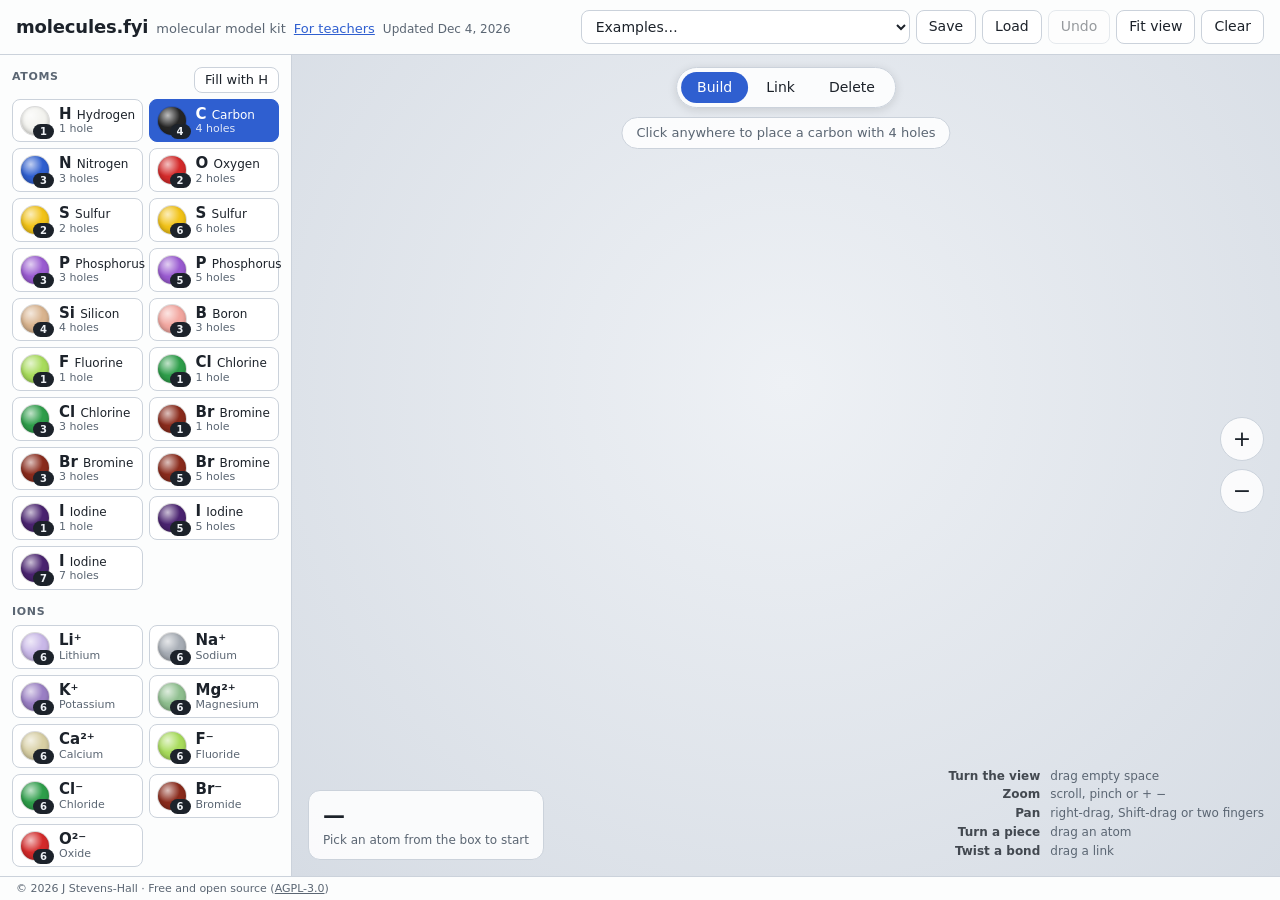
<file: index.html>
<!doctype html>
<html lang="en">
<head>
  <meta charset="utf-8">
  <meta name="viewport" content="width=device-width, initial-scale=1">
  <title>molecules.fyi · Build molecules in 3D, a free model kit</title>
  <meta name="description" content="A free 3D ball-and-stick model kit for school chemistry. Snap atoms together, make double bonds and crystals, and see every molecule named. No login.">
  <link rel="canonical" href="https://molecules.fyi/">
  <meta property="og:type" content="website">
  <meta property="og:site_name" content="molecules.fyi">
  <meta property="og:url" content="https://molecules.fyi/">
  <meta property="og:title" content="molecules.fyi · Build molecules in 3D">
  <meta property="og:description" content="A free 3D ball-and-stick model kit for school chemistry. Snap atoms together, make double bonds and crystals, and see every molecule named. No login.">
  <meta name="twitter:title" content="molecules.fyi · Build molecules in 3D">
  <meta name="twitter:description" content="A free 3D ball-and-stick model kit for school chemistry. Snap atoms together, make double bonds and crystals, and see every molecule named. No login.">
  <meta property="og:image" content="https://molecules.fyi/social.png">
  <meta property="og:image:width" content="1200">
  <meta property="og:image:height" content="630">
  <meta property="og:image:alt" content="A 3D ball-and-stick model of serotonin beside the words: molecules.fyi, build molecules in 3D">
  <meta name="twitter:card" content="summary_large_image">
  <meta name="twitter:image" content="https://molecules.fyi/social.png">
  <meta name="theme-color" content="#1e232a">
  <link rel="icon" type="image/png" sizes="32x32" href="favicon-32.png">
  <link rel="icon" type="image/png" sizes="192x192" href="icon-192.png">
  <link rel="apple-touch-icon" href="apple-touch-icon.png">
  <script type="application/ld+json">
    {
      "@context": "https://schema.org",
      "@type": "WebApplication",
      "name": "molecules.fyi",
      "url": "https://molecules.fyi/",
      "description": "A free 3D ball-and-stick model kit for school chemistry. Snap atoms together, make double bonds and crystals, and see every molecule named. No login.",
      "applicationCategory": "EducationalApplication",
      "operatingSystem": "Any web browser",
      "isAccessibleForFree": true,
      "offers": {
        "@type": "Offer",
        "price": "0",
        "priceCurrency": "GBP"
      },
      "audience": {
        "@type": "EducationalAudience",
        "educationalRole": "student"
      },
      "license": "https://www.gnu.org/licenses/agpl-3.0.html"
    }
  </script>
  <link rel="stylesheet" href="style.css">
  <script type="importmap">
    {
      "imports": {
        "three": "./vendor/three/three.module.min.js",
        "three/addons/": "./vendor/three/addons/"
      }
    }
  </script>
  <script type="module" src="src/main.js"></script>
</head>
<body>
  <header class="bar">
    <div class="brand">
      <h1>molecules.fyi</h1>
      <span class="tag">molecular model kit</span>
      <a class="tag-link" href="teachers.html">For teachers</a>
      <span id="updated" class="updated"></span>
    </div>
    <div class="actions">
      <select id="examples" aria-label="Load an example">
        <option value="" disabled selected>Examples…</option>
      </select>
      <button id="save" title="Save this model to a file">Save</button>
      <button id="open" title="Open a saved model file">Load</button>
      <input id="open-file" type="file" accept=".json,application/json" hidden>
      <button id="undo" title="Undo (Ctrl/⌘ Z)" disabled>Undo</button>
      <button id="fit">Fit view</button>
      <button id="clear">Clear</button>
    </div>
  </header>
  <main>
    <aside class="palette" aria-label="Atoms">
      <div id="box" class="box"></div>
    </aside>
    <section class="stage">
      <canvas id="scene"></canvas>
      <nav class="tools" aria-label="Tools">
        <button data-tool="add">Build</button>
        <button data-tool="link">Link</button>
        <button data-tool="delete">Delete</button>
      </nav>
      <p id="hint" class="hint"></p>
      <div id="toast" class="toast" role="status" aria-live="polite"></div>
      <div class="zoom" role="group" aria-label="Zoom">
        <button id="zoom-in" title="Zoom in (+)" aria-label="Zoom in">+</button>
        <button id="zoom-out" title="Zoom out (-)" aria-label="Zoom out">&minus;</button>
      </div>
      <div class="readout">
        <div id="name" class="name" hidden></div>
        <div id="subname" class="subname" hidden></div>
        <div id="formula" class="formula">&mdash;</div>
        <div id="details" class="details"></div>
      </div>
      <dl class="help" aria-label="Moving things around">
        <dt>Turn the view</dt><dd>drag empty space</dd>
        <dt>Zoom</dt><dd>scroll, pinch or + −</dd>
        <dt>Pan</dt><dd>right-drag, Shift-drag or two fingers</dd>
        <dt>Turn a piece</dt><dd>drag an atom</dd>
        <dt>Twist a bond</dt><dd>drag a link</dd>
      </dl>
    </section>
  </main>
  <footer class="foot">
    © 2026 J Stevens-Hall · Free and open source
    (<a href="https://github.com/jonstevenshall/moleculesfyi/blob/main/LICENSE" target="_blank" rel="noopener">AGPL-3.0</a>)
  </footer>
</body>
</html>
</file>
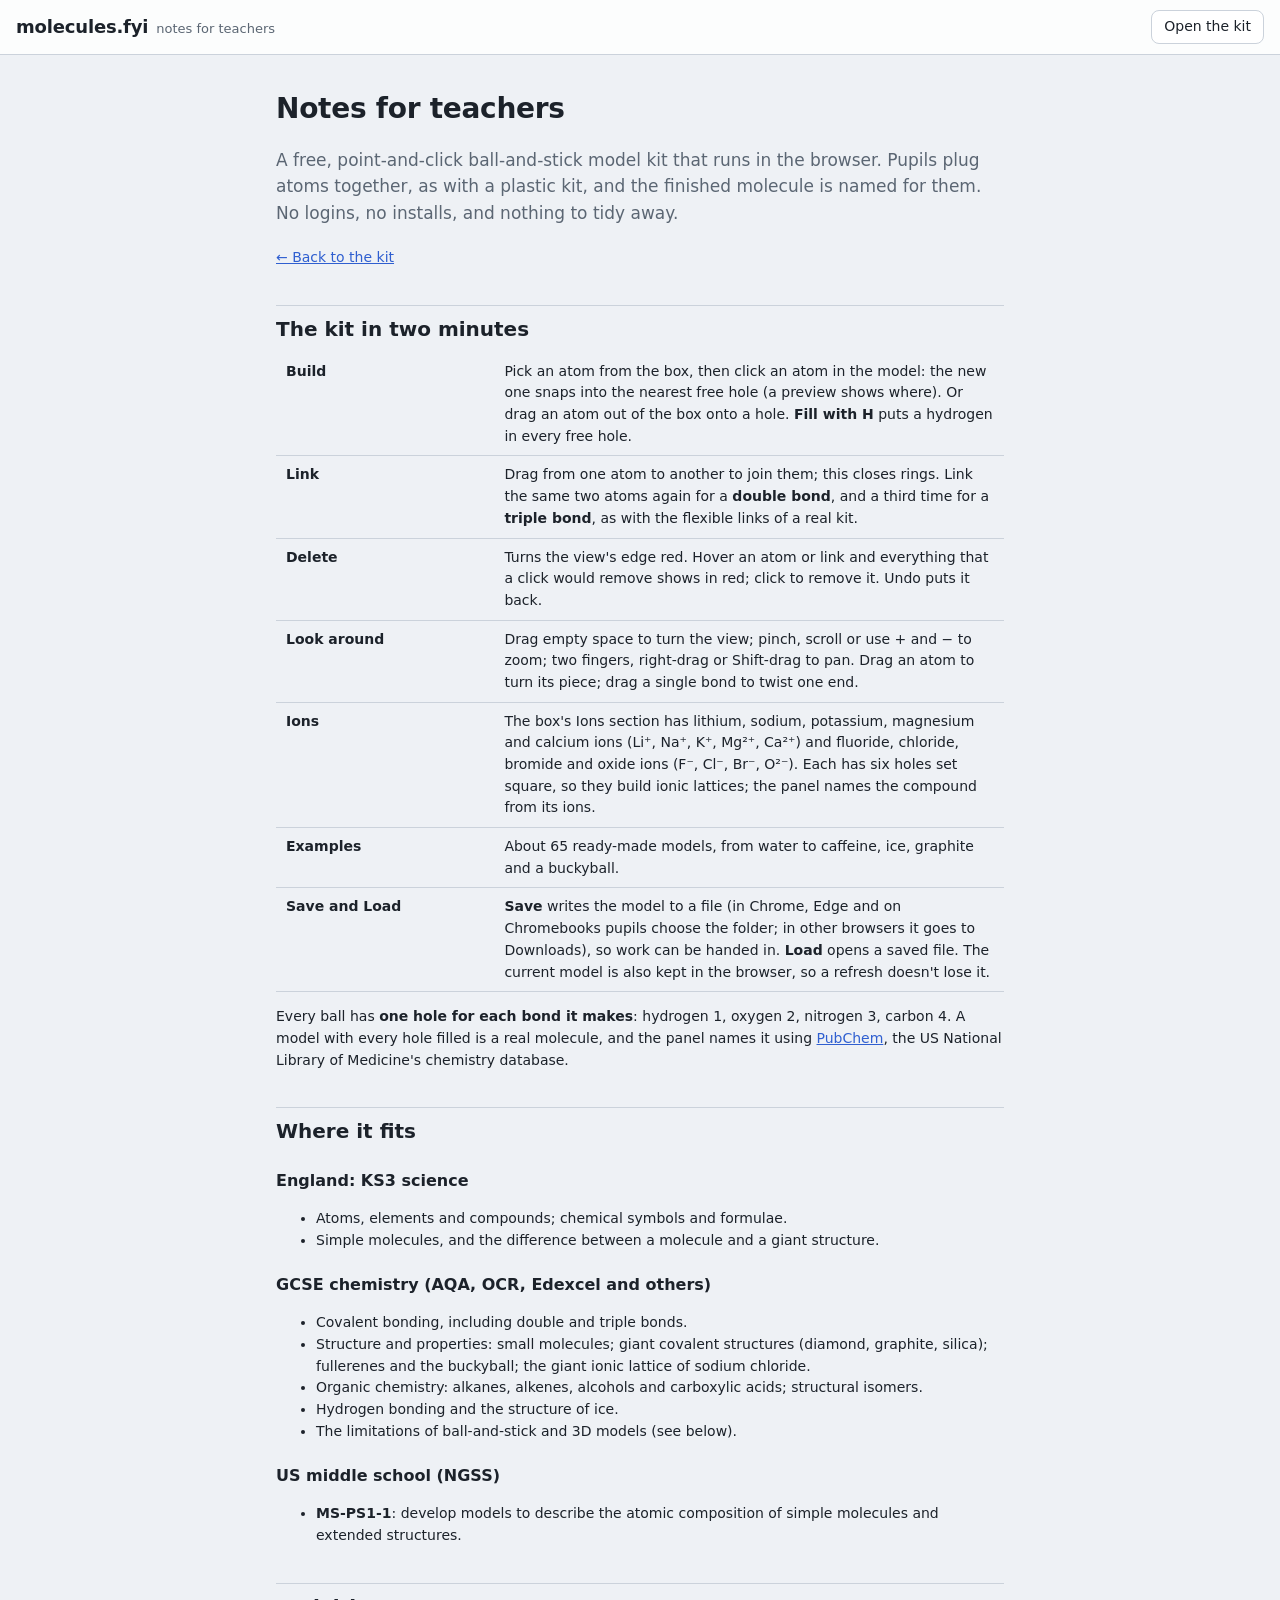
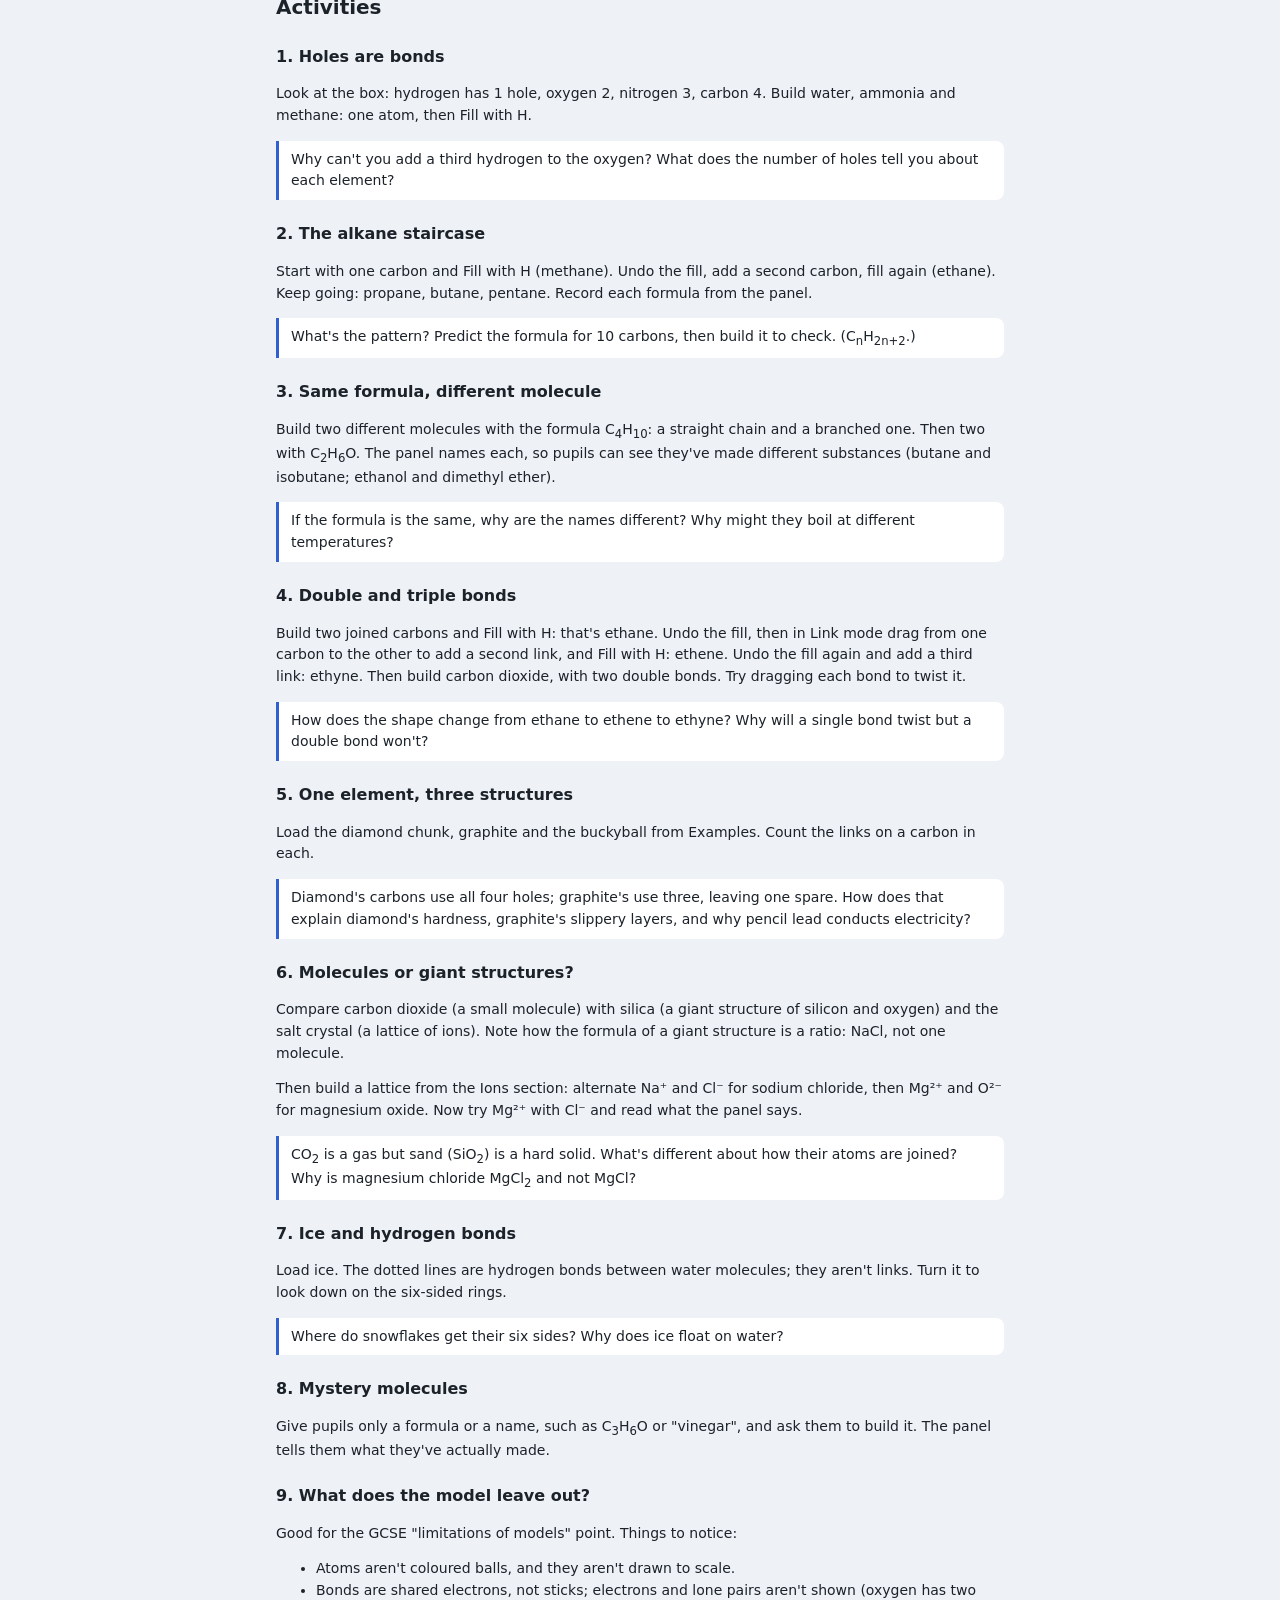
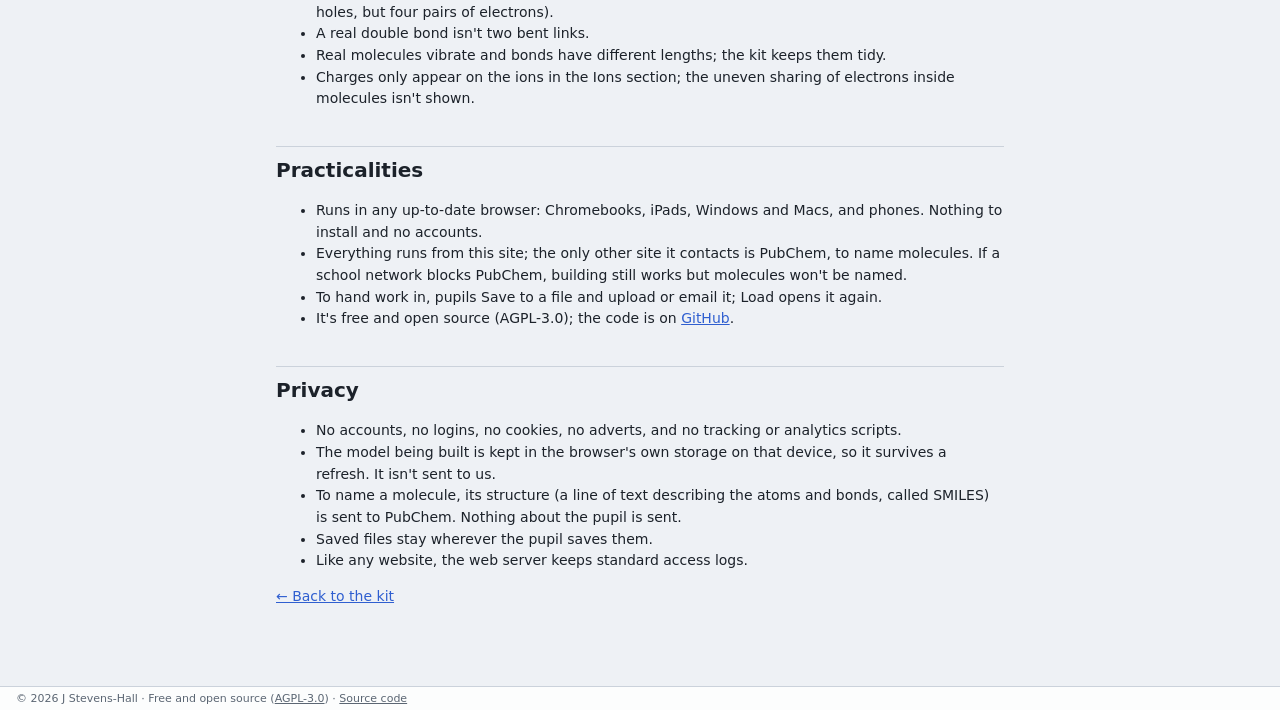
<file: teachers.html>
<!doctype html>
<html lang="en">
<head>
  <meta charset="utf-8">
  <meta name="viewport" content="width=device-width, initial-scale=1">
  <title>Notes for teachers · molecules.fyi</title>
  <meta name="description" content="How to use molecules.fyi, a free 3D molecular model kit, in KS3 and GCSE chemistry: curriculum links, nine classroom activities and a privacy note. No logins or cookies.">
  <link rel="canonical" href="https://molecules.fyi/teachers.html">
  <meta property="og:type" content="article">
  <meta property="og:site_name" content="molecules.fyi">
  <meta property="og:url" content="https://molecules.fyi/teachers.html">
  <meta property="og:title" content="Notes for teachers · molecules.fyi">
  <meta property="og:description" content="How to use molecules.fyi, a free 3D molecular model kit, in KS3 and GCSE chemistry: curriculum links, nine classroom activities and a privacy note. No logins or cookies.">
  <meta name="twitter:title" content="Notes for teachers · molecules.fyi">
  <meta name="twitter:description" content="How to use molecules.fyi, a free 3D molecular model kit, in KS3 and GCSE chemistry: curriculum links, nine classroom activities and a privacy note. No logins or cookies.">
  <meta property="og:image" content="https://molecules.fyi/social.png">
  <meta property="og:image:width" content="1200">
  <meta property="og:image:height" content="630">
  <meta property="og:image:alt" content="A 3D ball-and-stick model of serotonin beside the words: molecules.fyi, build molecules in 3D">
  <meta name="twitter:card" content="summary_large_image">
  <meta name="twitter:image" content="https://molecules.fyi/social.png">
  <meta name="theme-color" content="#1e232a">
  <link rel="icon" type="image/png" sizes="32x32" href="favicon-32.png">
  <link rel="icon" type="image/png" sizes="192x192" href="icon-192.png">
  <link rel="apple-touch-icon" href="apple-touch-icon.png">
  <link rel="stylesheet" href="style.css">
  <style>
    body { display: block; overflow: auto; }
    main.page { display: block; max-width: 760px; margin: 0 auto; padding: 24px 16px 64px; line-height: 1.55; }
    .page h1 { font-size: 28px; margin: 8px 0 4px; }
    .page h2 { font-size: 20px; margin: 36px 0 8px; padding-top: 8px; border-top: 1px solid var(--line); }
    .page h3 { font-size: 16px; margin: 22px 0 4px; }
    .page p, .page li { color: var(--ink); }
    .page .lead { font-size: 17px; color: var(--muted); }
    .page a { color: var(--accent); }
    .page table { width: 100%; border-collapse: collapse; margin: 8px 0; font-size: 14px; }
    .page th, .page td { text-align: left; vertical-align: top; padding: 8px 10px; border-bottom: 1px solid var(--line); }
    .page th { width: 30%; font-weight: 600; }
    .page .ask { margin: 6px 0 0; padding: 8px 12px; border-left: 3px solid var(--accent); background: var(--button); border-radius: 0 8px 8px 0; }
    .page .back { display: inline-block; margin-top: 4px; }
    .page code { font-size: 13px; }
  </style>
</head>
<body>
  <header class="bar">
    <div class="brand">
      <a class="brand-name" href="./">molecules.fyi</a>
      <span class="tag">notes for teachers</span>
    </div>
    <div class="actions"><a class="button-link" href="./">Open the kit</a></div>
  </header>

  <main class="page">
    <h1>Notes for teachers</h1>
    <p class="lead">A free, point-and-click ball-and-stick model kit that runs in the browser. Pupils
      plug atoms together, as with a plastic kit, and the finished molecule is named for
      them. No logins, no installs, and nothing to tidy away.</p>
    <a class="back" href="./">← Back to the kit</a>

    <h2>The kit in two minutes</h2>
    <table>
      <tr><th>Build</th><td>Pick an atom from the box, then click an atom in the model: the new one snaps
        into the nearest free hole (a preview shows where). Or drag an atom out of the box onto a hole.
        <strong>Fill with H</strong> puts a hydrogen in every free hole.</td></tr>
      <tr><th>Link</th><td>Drag from one atom to another to join them; this closes rings. Link the same
        two atoms again for a <strong>double bond</strong>, and a third time for a <strong>triple
        bond</strong>, as with the flexible links of a real kit.</td></tr>
      <tr><th>Delete</th><td>Turns the view's edge red. Hover an atom or link and everything that a click
        would remove shows in red; click to remove it. Undo puts it back.</td></tr>
      <tr><th>Look around</th><td>Drag empty space to turn the view; pinch, scroll or use + and − to zoom;
        two fingers, right-drag or Shift-drag to pan. Drag an atom to turn its piece; drag a single bond to
        twist one end.</td></tr>
      <tr><th>Ions</th><td>The box's Ions section has lithium, sodium, potassium, magnesium and calcium ions
        (Li⁺, Na⁺, K⁺, Mg²⁺, Ca²⁺) and fluoride, chloride, bromide and oxide ions (F⁻, Cl⁻, Br⁻, O²⁻). Each
        has six holes set square, so they build ionic lattices; the panel names the compound from its ions.</td></tr>
      <tr><th>Examples</th><td>About 65 ready-made models, from water to caffeine, ice, graphite and a
        buckyball.</td></tr>
      <tr><th>Save and Load</th><td><strong>Save</strong> writes the model to a file (in Chrome, Edge and on
        Chromebooks pupils choose the folder; in other browsers it goes to Downloads), so work can be handed
        in. <strong>Load</strong> opens a saved file. The current model is also kept in the browser, so a
        refresh doesn't lose it.</td></tr>
    </table>
    <p>Every ball has <strong>one hole for each bond it makes</strong>: hydrogen 1, oxygen 2, nitrogen 3,
      carbon 4. A model with every hole filled is a real molecule, and the panel names it using
      <a href="https://pubchem.ncbi.nlm.nih.gov" target="_blank" rel="noopener">PubChem</a>, the US
      National Library of Medicine's chemistry database.</p>

    <h2>Where it fits</h2>
    <h3>England: KS3 science</h3>
    <ul>
      <li>Atoms, elements and compounds; chemical symbols and formulae.</li>
      <li>Simple molecules, and the difference between a molecule and a giant structure.</li>
    </ul>
    <h3>GCSE chemistry (AQA, OCR, Edexcel and others)</h3>
    <ul>
      <li>Covalent bonding, including double and triple bonds.</li>
      <li>Structure and properties: small molecules; giant covalent structures (diamond, graphite,
        silica); fullerenes and the buckyball; the giant ionic lattice of sodium chloride.</li>
      <li>Organic chemistry: alkanes, alkenes, alcohols and carboxylic acids; structural isomers.</li>
      <li>Hydrogen bonding and the structure of ice.</li>
      <li>The limitations of ball-and-stick and 3D models (see below).</li>
    </ul>
    <h3>US middle school (NGSS)</h3>
    <ul>
      <li><strong>MS-PS1-1</strong>: develop models to describe the atomic composition of simple molecules
        and extended structures.</li>
    </ul>

    <h2>Activities</h2>

    <h3>1. Holes are bonds</h3>
    <p>Look at the box: hydrogen has 1 hole, oxygen 2, nitrogen 3, carbon 4. Build water, ammonia and
      methane: one atom, then Fill with H.</p>
    <p class="ask">Why can't you add a third hydrogen to the oxygen? What does the number of holes tell you
      about each element?</p>

    <h3>2. The alkane staircase</h3>
    <p>Start with one carbon and Fill with H (methane). Undo the fill, add a second carbon, fill again
      (ethane). Keep going: propane, butane, pentane. Record each formula from the panel.</p>
    <p class="ask">What's the pattern? Predict the formula for 10 carbons, then build it to check.
      (C<sub>n</sub>H<sub>2n+2</sub>.)</p>

    <h3>3. Same formula, different molecule</h3>
    <p>Build two different molecules with the formula C<sub>4</sub>H<sub>10</sub>: a straight chain and a
      branched one. Then two with C<sub>2</sub>H<sub>6</sub>O. The panel names each, so pupils can see
      they've made different substances (butane and isobutane; ethanol and dimethyl ether).</p>
    <p class="ask">If the formula is the same, why are the names different? Why might they boil at
      different temperatures?</p>

    <h3>4. Double and triple bonds</h3>
    <p>Build two joined carbons and Fill with H: that's ethane. Undo the fill, then in Link mode drag from
      one carbon to the other to add a second link, and Fill with H: ethene. Undo the fill again and add a
      third link: ethyne. Then build carbon dioxide, with two double bonds. Try dragging each bond to twist
      it.</p>
    <p class="ask">How does the shape change from ethane to ethene to ethyne? Why will a single bond twist
      but a double bond won't?</p>

    <h3>5. One element, three structures</h3>
    <p>Load the diamond chunk, graphite and the buckyball from Examples. Count the links on a carbon in
      each.</p>
    <p class="ask">Diamond's carbons use all four holes; graphite's use three, leaving one spare. How does
      that explain diamond's hardness, graphite's slippery layers, and why pencil lead conducts
      electricity?</p>

    <h3>6. Molecules or giant structures?</h3>
    <p>Compare carbon dioxide (a small molecule) with silica (a giant structure of silicon and oxygen) and
      the salt crystal (a lattice of ions). Note how the formula of a giant structure is a ratio: NaCl,
      not one molecule.</p>
    <p>Then build a lattice from the Ions section: alternate Na⁺ and Cl⁻ for sodium chloride, then Mg²⁺ and
      O²⁻ for magnesium oxide. Now try Mg²⁺ with Cl⁻ and read what the panel says.</p>
    <p class="ask">CO<sub>2</sub> is a gas but sand (SiO<sub>2</sub>) is a hard solid. What's
      different about how their atoms are joined? Why is magnesium chloride MgCl<sub>2</sub> and not
      MgCl?</p>

    <h3>7. Ice and hydrogen bonds</h3>
    <p>Load ice. The dotted lines are hydrogen bonds between water molecules; they aren't links. Turn it to
      look down on the six-sided rings.</p>
    <p class="ask">Where do snowflakes get their six sides? Why does ice float on water?</p>

    <h3>8. Mystery molecules</h3>
    <p>Give pupils only a formula or a name, such as C<sub>3</sub>H<sub>6</sub>O or "vinegar", and ask them
      to build it. The panel tells them what they've actually made.</p>

    <h3>9. What does the model leave out?</h3>
    <p>Good for the GCSE "limitations of models" point. Things to notice:</p>
    <ul>
      <li>Atoms aren't coloured balls, and they aren't drawn to scale.</li>
      <li>Bonds are shared electrons, not sticks; electrons and lone pairs aren't shown (oxygen has two holes,
        but four pairs of electrons).</li>
      <li>A real double bond isn't two bent links.</li>
      <li>Real molecules vibrate and bonds have different lengths; the kit keeps them tidy.</li>
      <li>Charges only appear on the ions in the Ions section; the uneven sharing of electrons inside
        molecules isn't shown.</li>
    </ul>

    <h2>Practicalities</h2>
    <ul>
      <li>Runs in any up-to-date browser: Chromebooks, iPads, Windows and Macs, and phones. Nothing to
        install and no accounts.</li>
      <li>Everything runs from this site; the only other site it contacts is PubChem, to name molecules. If a
        school network blocks PubChem, building still works but molecules won't be named.</li>
      <li>To hand work in, pupils Save to a file and upload or email it; Load opens it again.</li>
      <li>It's free and open source (AGPL-3.0); the code is on
        <a href="https://github.com/jonstevenshall/moleculesfyi" target="_blank" rel="noopener">GitHub</a>.</li>
    </ul>

    <h2>Privacy</h2>
    <ul>
      <li>No accounts, no logins, no cookies, no adverts, and no tracking or analytics scripts.</li>
      <li>The model being built is kept in the browser's own storage on that device, so it survives a
        refresh. It isn't sent to us.</li>
      <li>To name a molecule, its structure (a line of text describing the atoms and bonds, called SMILES) is
        sent to PubChem. Nothing about the pupil is sent.</li>
      <li>Saved files stay wherever the pupil saves them.</li>
      <li>Like any website, the web server keeps standard access logs.</li>
    </ul>

    <p><a href="./">← Back to the kit</a></p>
  </main>
  <footer class="foot">
    © 2026 J Stevens-Hall · Free and open source
    (<a href="https://github.com/jonstevenshall/moleculesfyi/blob/main/LICENSE" target="_blank" rel="noopener">AGPL-3.0</a>) ·
    <a href="https://github.com/jonstevenshall/moleculesfyi" target="_blank" rel="noopener">Source code</a>
  </footer>
</body>
</html>
</file>
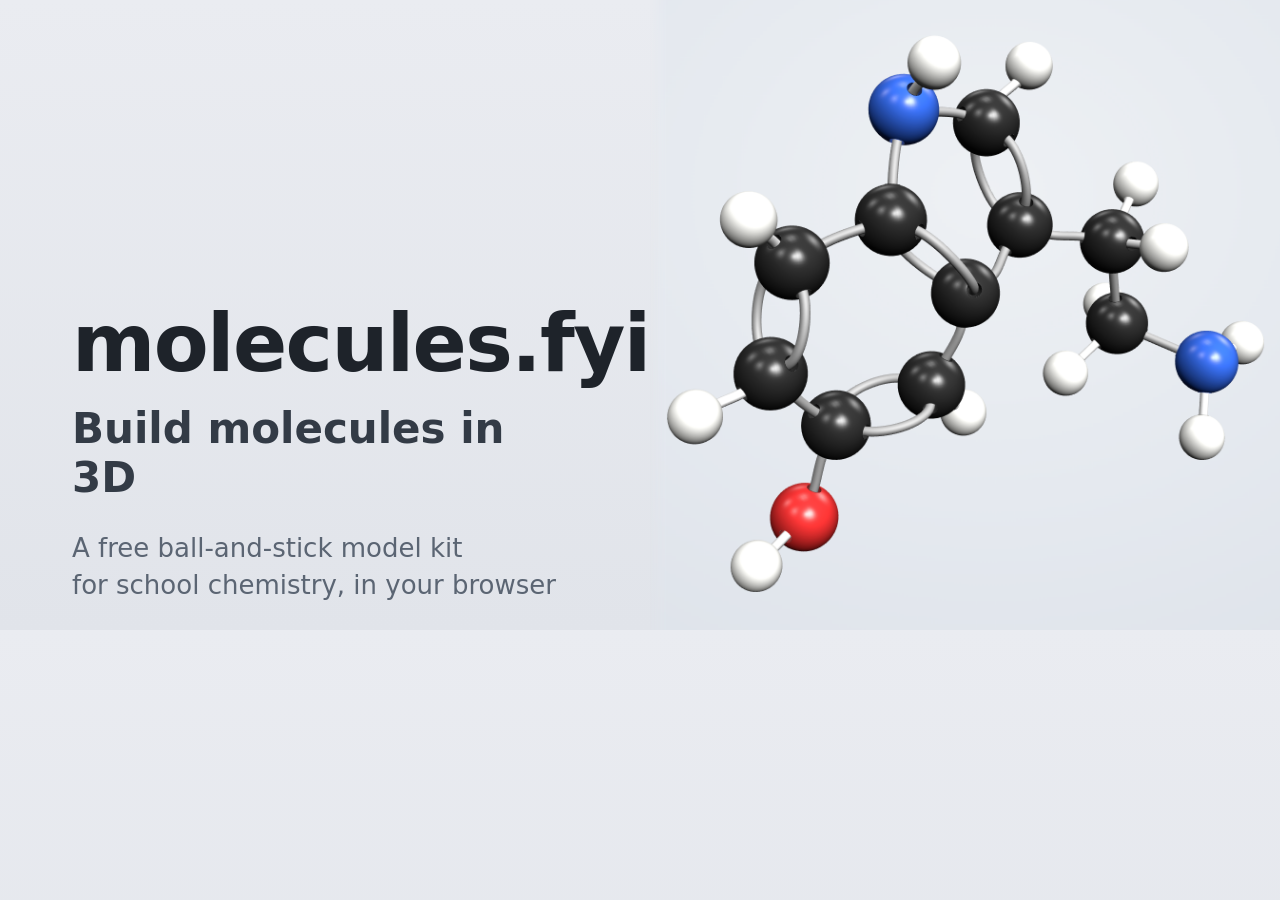
<file: tools/social-card.html>
<!doctype html>
<!--
  The 1200 x 630 picture shown when molecules.fyi is shared (social.png).
  It puts the serotonin picture (icon-source.png) beside the name. To remake
  it, serve the repo and run from its root:

  "/Applications/Google Chrome.app/Contents/MacOS/Google Chrome" --headless=new \
    --user-data-dir="$(mktemp -d)" --hide-scrollbars --window-size=1200,720 \
    --force-device-scale-factor=1 --virtual-time-budget=5000 \
    --screenshot=social-raw.png http://localhost:8643/tools/social-card.html

  Headless Chrome's page is shorter than its window, so the window is taller
  than the picture. Crop the top 1200 x 630 into social.png.
-->
<html lang="en">
<head>
  <meta charset="utf-8">
  <title>molecules.fyi social card</title>
  <style>
    html, body {
      margin: 0;
      width: 1200px;
      height: 630px;
      overflow: hidden;
      font-family: system-ui, -apple-system, "Segoe UI", Roboto, sans-serif;
      color: #1e232a;
      /* Matches the picture's own background, top to bottom. */
      background: linear-gradient(#eaecf1, #e1e4ea);
    }
    .text {
      position: absolute;
      left: 72px;
      top: 0;
      bottom: 0;
      width: 500px;
      display: flex;
      flex-direction: column;
      justify-content: center;
    }
    h1 { margin: 0; font-size: 80px; letter-spacing: -0.02em; }
    .lead { margin: 14px 0 28px; font-size: 42px; font-weight: 600; color: #333b46; }
    .small { font-size: 26px; line-height: 1.4; color: #5b6573; }
    img {
      position: absolute;
      right: 0;
      top: 0;
      width: 630px;
      height: 630px;
      object-fit: cover;
      object-position: 38% 50%;
      -webkit-mask-image: linear-gradient(to right, transparent, black 16px);
      mask-image: linear-gradient(to right, transparent, black 16px);
    }
  </style>
</head>
<body>
  <div class="text">
    <h1>molecules.fyi</h1>
    <div class="lead">Build molecules in 3D</div>
    <div class="small">A free ball-and-stick model kit<br>for school chemistry, in your browser</div>
  </div>
  <img src="icon-source.png" alt="">
</body>
</html>
</file>
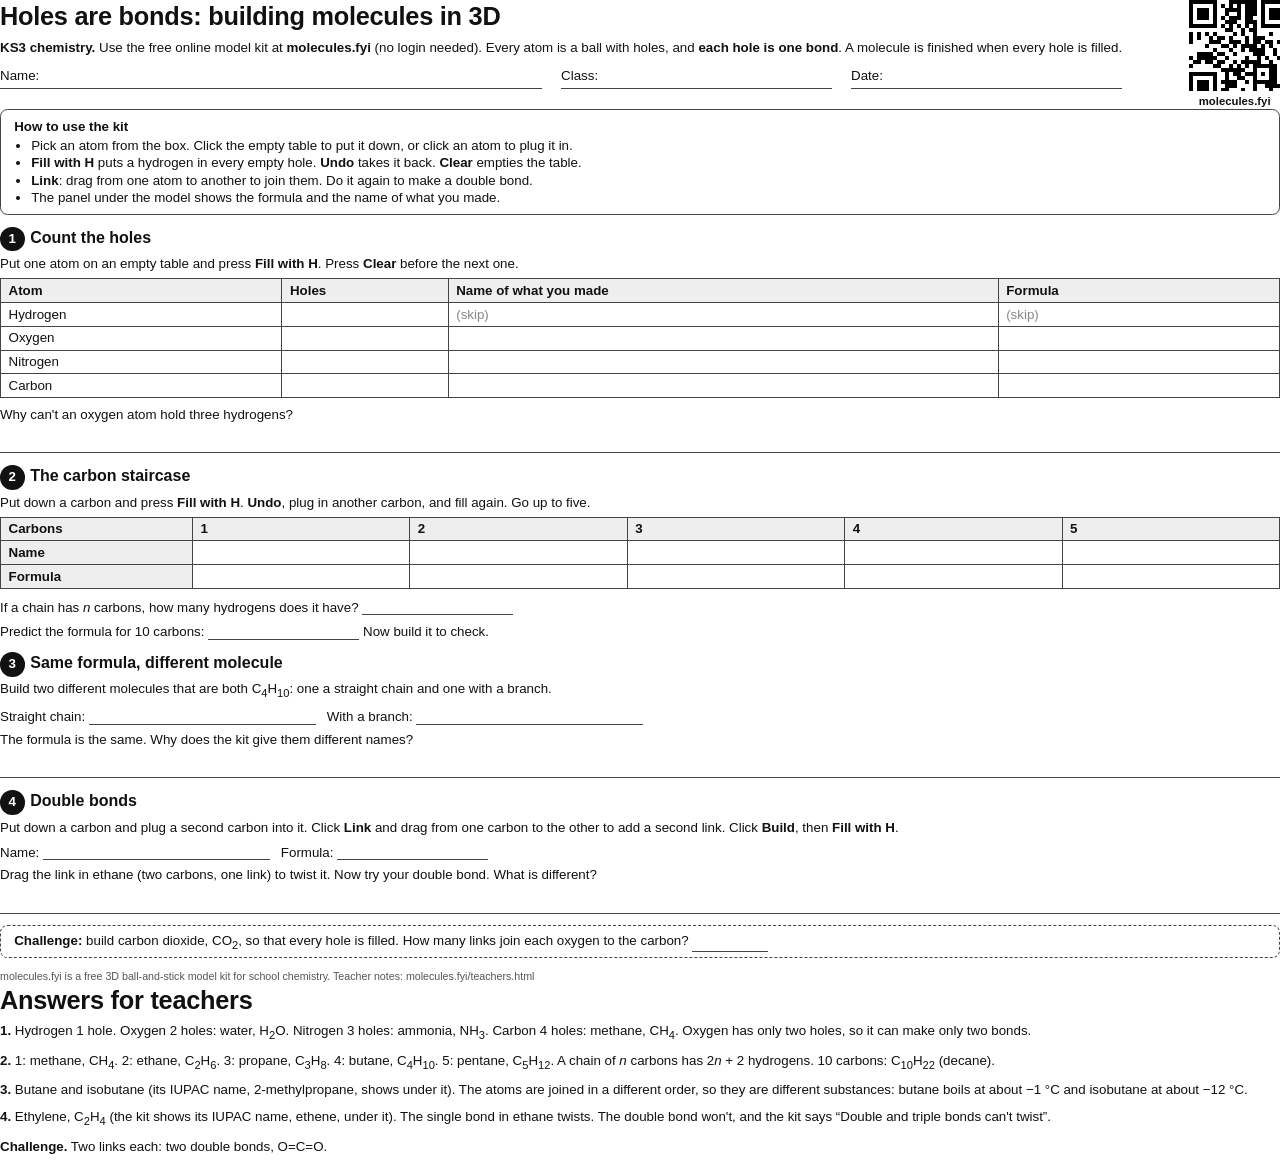
<file: worksheet/holes-are-bonds.html>
<!doctype html>
<!--
  The KS3 worksheet. To remake the PDF, serve the repo and run from its root:

  "/Applications/Google Chrome.app/Contents/MacOS/Google Chrome" --headless=new \
    --user-data-dir="$(mktemp -d)" --no-pdf-header-footer \
    --print-to-pdf=worksheet/holes-are-bonds.pdf http://localhost:8643/worksheet/holes-are-bonds.html

  The QR code opens https://molecules.fyi.
-->
<html lang="en">
<head>
<meta charset="utf-8">
<title>Holes are bonds: building molecules in 3D</title>
<style>
  @page { size: A4; margin: 11mm 14mm; }
  * { box-sizing: border-box; }
  body { margin: 0; font-family: Arial, Helvetica, sans-serif; font-size: 10pt; line-height: 1.3; color: #111; }
  header { display: flex; justify-content: space-between; align-items: flex-start; gap: 6mm; }
  h1 { font-size: 19pt; margin: 0 0 1.5mm; letter-spacing: -0.01em; }
  .sub { margin: 0 0 3mm; }
  .qr { text-align: center; font-size: 8.5pt; font-weight: bold; }
  .qr svg { display: block; width: 24mm; height: 24mm; margin-bottom: 1mm; }
  .fields { display: flex; gap: 5mm; margin-bottom: 3mm; }
  .fields span { flex: 1; border-bottom: 0.6pt solid #444; padding-bottom: 1mm; }
  .fields span:first-child { flex: 2; }
  .how { border: 0.8pt solid #444; border-radius: 2mm; padding: 2mm 3.5mm; margin-bottom: 1mm; }
  .how b.head { display: block; margin-bottom: 0.5mm; }
  .how ul { margin: 0; padding-left: 4.5mm; }
  h2 { font-size: 12pt; margin: 3.2mm 0 1mm; }
  h2 .n { display: inline-block; width: 6.5mm; height: 6.5mm; line-height: 6.5mm; text-align: center; border-radius: 50%;
          background: #111; color: #fff; font-size: 10pt; margin-right: 1.5mm; }
  p { margin: 0 0 1.5mm; }
  table { width: 100%; border-collapse: collapse; margin: 1.5mm 0 2mm; }
  th, td { border: 0.6pt solid #444; padding: 0 2mm; height: 6.3mm; text-align: left; vertical-align: middle; font-size: 10pt; }
  th { background: #eee; }
  td.grey { color: #888; }
  .line { border-bottom: 0.6pt solid #444; height: 6.5mm; margin-bottom: 1mm; }
  .inline { display: inline-block; border-bottom: 0.6pt solid #444; width: 40mm; height: 5mm; vertical-align: bottom; }
  .wide { width: 60mm; }
  .challenge { border: 0.8pt dashed #444; border-radius: 2mm; padding: 1.5mm 3.5mm; margin-top: 3mm; }
  footer { margin-top: 3mm; font-size: 8pt; color: #555; }
  .answers { break-before: page; }
  .answers p { margin-bottom: 2.5mm; }
</style>
</head>
<body>

<header>
  <div>
    <h1>Holes are bonds: building molecules in 3D</h1>
    <p class="sub"><b>KS3 chemistry.</b> Use the free online model kit at <b>molecules.fyi</b> (no login needed).
      Every atom is a ball with holes, and <b>each hole is one bond</b>. A molecule is finished when every hole is filled.</p>
    <div class="fields"><span>Name:</span><span>Class:</span><span>Date:</span></div>
  </div>
  <div class="qr"><svg xmlns="http://www.w3.org/2000/svg" width="100" height="100" class="segno"><path transform="scale(4)" class="qrline" stroke="#000" d="M0 0.5h7m3 0h7m1 0h7m-25 1h1m5 0h1m1 0h1m1 0h1m1 0h1m1 0h3m1 0h1m5 0h1m-25 1h1m1 0h3m1 0h1m2 0h4m1 0h3m1 0h1m1 0h3m1 0h1m-25 1h1m1 0h3m1 0h1m2 0h1m2 0h1m1 0h3m1 0h1m1 0h3m1 0h1m-25 1h1m1 0h3m1 0h1m1 0h1m1 0h3m1 0h2m2 0h1m1 0h3m1 0h1m-25 1h1m5 0h1m2 0h3m2 0h3m1 0h1m5 0h1m-25 1h7m1 0h1m1 0h1m1 0h1m1 0h1m1 0h1m1 0h7m-16 1h2m2 0h1m1 0h2m-17 1h1m1 0h1m1 0h1m1 0h1m4 0h1m1 0h1m2 0h1m3 0h1m2 0h1m-24 1h1m1 0h1m2 0h1m1 0h2m1 0h1m3 0h1m1 0h3m5 0h1m-25 1h1m4 0h3m2 0h3m1 0h1m1 0h2m1 0h2m1 0h3m-21 1h1m3 0h2m1 0h1m1 0h4m1 0h1m1 0h1m2 0h1m-18 1h1m3 0h1m2 0h1m1 0h4m2 0h1m1 0h2m-23 1h4m1 0h2m2 0h1m4 0h3m2 0h1m2 0h1m-25 1h1m1 0h5m2 0h1m4 0h1m2 0h1m1 0h1m2 0h3m-24 1h2m1 0h2m1 0h2m2 0h1m1 0h5m2 0h1m2 0h1m-24 1h1m5 0h2m2 0h1m1 0h1m1 0h1m1 0h6m-14 1h6m2 0h1m3 0h2m1 0h2m-25 1h7m2 0h1m1 0h2m1 0h3m1 0h1m1 0h2m1 0h2m-25 1h1m5 0h1m2 0h1m2 0h2m2 0h1m3 0h2m-22 1h1m1 0h3m1 0h1m1 0h4m2 0h1m1 0h6m1 0h2m-25 1h1m1 0h3m1 0h1m2 0h3m4 0h1m2 0h4m-23 1h1m1 0h3m1 0h1m1 0h2m3 0h1m2 0h1m3 0h1m3 0h1m-25 1h1m5 0h1m2 0h1m1 0h1m3 0h2m3 0h2m1 0h1m-24 1h7m1 0h1m3 0h1m2 0h5m3 0h2"/></svg> molecules.fyi</div>
</header>

<div class="how">
  <b class="head">How to use the kit</b>
  <ul>
    <li>Pick an atom from the box. Click the empty table to put it down, or click an atom to plug it in.</li>
    <li><b>Fill with H</b> puts a hydrogen in every empty hole. <b>Undo</b> takes it back. <b>Clear</b> empties the table.</li>
    <li><b>Link</b>: drag from one atom to another to join them. Do it again to make a double bond.</li>
    <li>The panel under the model shows the formula and the name of what you made.</li>
  </ul>
</div>

<h2><span class="n">1</span>Count the holes</h2>
<p>Put one atom on an empty table and press <b>Fill with H</b>. Press <b>Clear</b> before the next one.</p>
<table>
  <tr><th style="width: 22%">Atom</th><th style="width: 13%">Holes</th><th>Name of what you made</th><th style="width: 22%">Formula</th></tr>
  <tr><td>Hydrogen</td><td></td><td class="grey">(skip)</td><td class="grey">(skip)</td></tr>
  <tr><td>Oxygen</td><td></td><td></td><td></td></tr>
  <tr><td>Nitrogen</td><td></td><td></td><td></td></tr>
  <tr><td>Carbon</td><td></td><td></td><td></td></tr>
</table>
<p>Why can't an oxygen atom hold three hydrogens?</p>
<div class="line"></div>

<h2><span class="n">2</span>The carbon staircase</h2>
<p>Put down a carbon and press <b>Fill with H</b>. <b>Undo</b>, plug in another carbon, and fill again. Go up to five.</p>
<table>
  <tr><th style="width: 15%">Carbons</th><th>1</th><th>2</th><th>3</th><th>4</th><th>5</th></tr>
  <tr><th>Name</th><td></td><td></td><td></td><td></td><td></td></tr>
  <tr><th>Formula</th><td></td><td></td><td></td><td></td><td></td></tr>
</table>
<p>If a chain has <i>n</i> carbons, how many hydrogens does it have? <span class="inline"></span></p>
<p>Predict the formula for 10 carbons: <span class="inline"></span> Now build it to check.</p>

<h2><span class="n">3</span>Same formula, different molecule</h2>
<p>Build two different molecules that are both C<sub>4</sub>H<sub>10</sub>: one a straight chain and one with a branch.</p>
<p>Straight chain: <span class="inline wide"></span> &nbsp; With a branch: <span class="inline wide"></span></p>
<p>The formula is the same. Why does the kit give them different names?</p>
<div class="line"></div>

<h2><span class="n">4</span>Double bonds</h2>
<p>Put down a carbon and plug a second carbon into it. Click <b>Link</b> and drag from one carbon to the other to add
  a second link. Click <b>Build</b>, then <b>Fill with H</b>.</p>
<p>Name: <span class="inline wide"></span> &nbsp; Formula: <span class="inline"></span></p>
<p>Drag the link in ethane (two carbons, one link) to twist it. Now try your double bond. What is different?</p>
<div class="line"></div>

<div class="challenge"><b>Challenge:</b> build carbon dioxide, CO<sub>2</sub>, so that every hole is filled. How many
  links join each oxygen to the carbon? <span class="inline" style="width: 20mm"></span></div>

<footer>molecules.fyi is a free 3D ball-and-stick model kit for school chemistry. Teacher notes: molecules.fyi/teachers.html</footer>

<section class="answers">
  <h1>Answers for teachers</h1>
  <p><b>1.</b> Hydrogen 1 hole. Oxygen 2 holes: water, H<sub>2</sub>O. Nitrogen 3 holes: ammonia, NH<sub>3</sub>.
    Carbon 4 holes: methane, CH<sub>4</sub>. Oxygen has only two holes, so it can make only two bonds.</p>
  <p><b>2.</b> 1: methane, CH<sub>4</sub>. 2: ethane, C<sub>2</sub>H<sub>6</sub>. 3: propane, C<sub>3</sub>H<sub>8</sub>.
    4: butane, C<sub>4</sub>H<sub>10</sub>. 5: pentane, C<sub>5</sub>H<sub>12</sub>. A chain of <i>n</i> carbons has
    2<i>n</i> + 2 hydrogens. 10 carbons: C<sub>10</sub>H<sub>22</sub> (decane).</p>
  <p><b>3.</b> Butane and isobutane (its IUPAC name, 2-methylpropane, shows under it). The atoms are joined in a
    different order, so they are different substances: butane boils at about &minus;1&nbsp;&deg;C and isobutane at
    about &minus;12&nbsp;&deg;C.</p>
  <p><b>4.</b> Ethylene, C<sub>2</sub>H<sub>4</sub> (the kit shows its IUPAC name, ethene, under it). The single bond in
    ethane twists. The double bond won't, and the kit says &ldquo;Double and triple bonds can't twist&rdquo;.</p>
  <p><b>Challenge.</b> Two links each: two double bonds, O=C=O.</p>
</section>

</body>
</html>
</file>
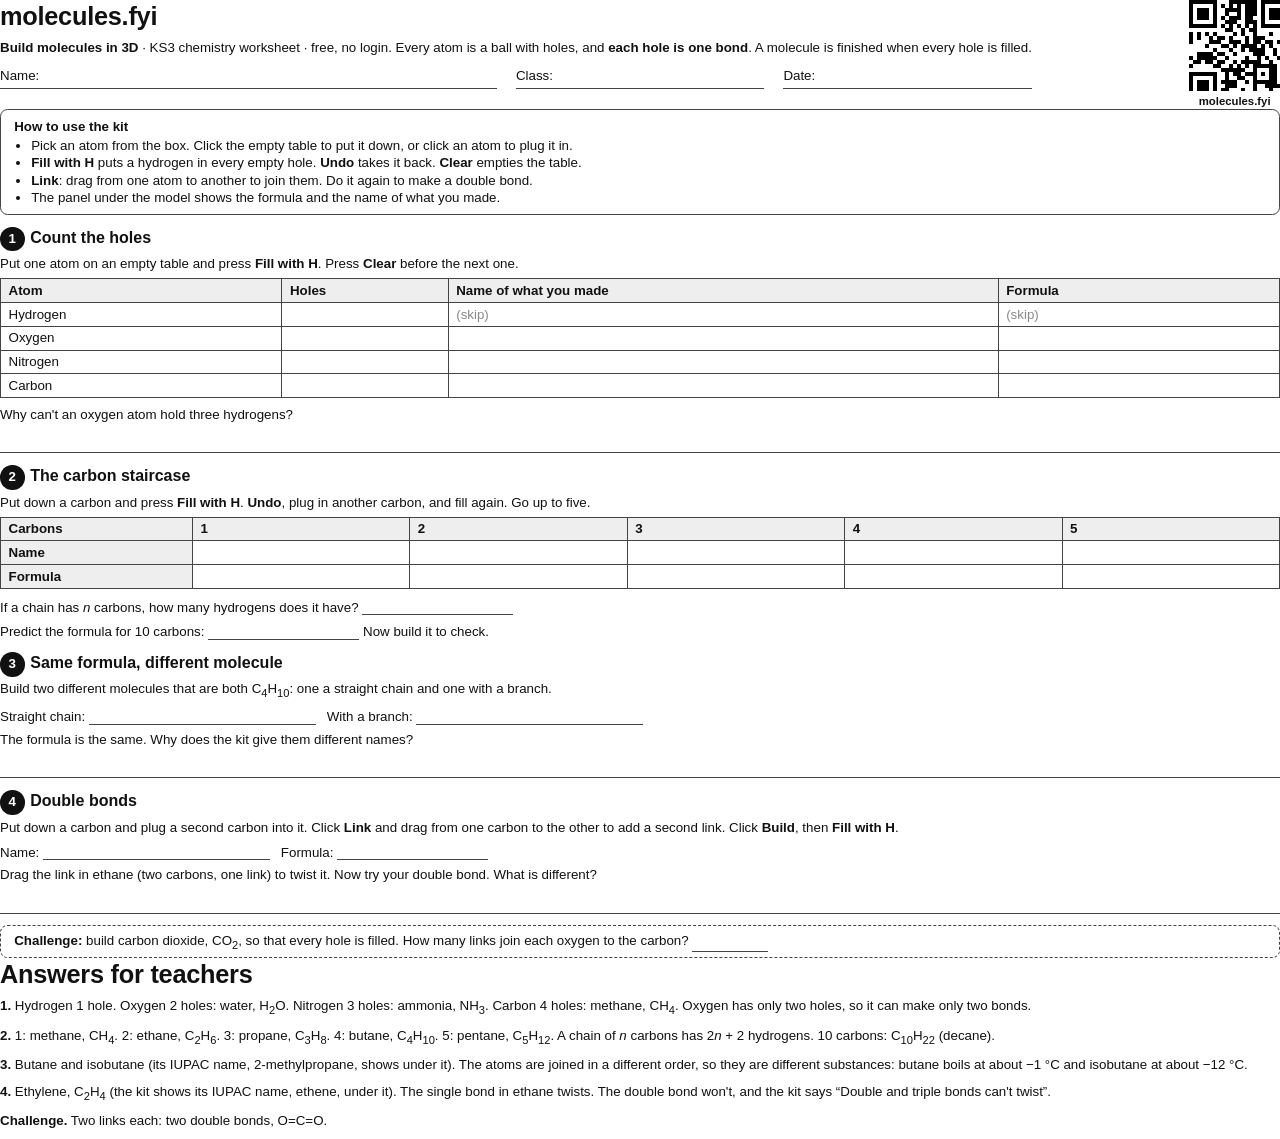
<file: worksheet/molecules-fyi-worksheet.html>
<!doctype html>
<!--
  The KS3 worksheet. To remake the PDF, serve the repo and run from its root:

  "/Applications/Google Chrome.app/Contents/MacOS/Google Chrome" --headless=new \
    --user-data-dir="$(mktemp -d)" --no-pdf-header-footer \
    --print-to-pdf=worksheet/molecules-fyi-worksheet.pdf http://localhost:8643/worksheet/molecules-fyi-worksheet.html

  The QR code opens https://molecules.fyi.
-->
<html lang="en">
<head>
<meta charset="utf-8">
<title>molecules.fyi worksheet: build molecules in 3D</title>
<style>
  @page { size: A4; margin: 11mm 14mm; }
  * { box-sizing: border-box; }
  body { margin: 0; font-family: Arial, Helvetica, sans-serif; font-size: 10pt; line-height: 1.3; color: #111; }
  header { display: flex; justify-content: space-between; align-items: flex-start; gap: 6mm; }
  h1 { font-size: 19pt; margin: 0 0 1.5mm; letter-spacing: -0.01em; }
  .sub { margin: 0 0 3mm; }
  .qr { text-align: center; font-size: 8.5pt; font-weight: bold; }
  .qr svg { display: block; width: 24mm; height: 24mm; margin-bottom: 1mm; }
  .fields { display: flex; gap: 5mm; margin-bottom: 3mm; }
  .fields span { flex: 1; border-bottom: 0.6pt solid #444; padding-bottom: 1mm; }
  .fields span:first-child { flex: 2; }
  .how { border: 0.8pt solid #444; border-radius: 2mm; padding: 2mm 3.5mm; margin-bottom: 1mm; }
  .how b.head { display: block; margin-bottom: 0.5mm; }
  .how ul { margin: 0; padding-left: 4.5mm; }
  h2 { font-size: 12pt; margin: 3.2mm 0 1mm; }
  h2 .n { display: inline-block; width: 6.5mm; height: 6.5mm; line-height: 6.5mm; text-align: center; border-radius: 50%;
          background: #111; color: #fff; font-size: 10pt; margin-right: 1.5mm; }
  p { margin: 0 0 1.5mm; }
  table { width: 100%; border-collapse: collapse; margin: 1.5mm 0 2mm; }
  th, td { border: 0.6pt solid #444; padding: 0 2mm; height: 6.3mm; text-align: left; vertical-align: middle; font-size: 10pt; }
  th { background: #eee; }
  td.grey { color: #888; }
  .line { border-bottom: 0.6pt solid #444; height: 6.5mm; margin-bottom: 1mm; }
  .inline { display: inline-block; border-bottom: 0.6pt solid #444; width: 40mm; height: 5mm; vertical-align: bottom; }
  .wide { width: 60mm; }
  .challenge { border: 0.8pt dashed #444; border-radius: 2mm; padding: 1.5mm 3.5mm; margin-top: 3mm; }
  footer { margin-top: 3mm; font-size: 8pt; color: #555; }
  .answers { break-before: page; }
  .answers p { margin-bottom: 2.5mm; }
</style>
</head>
<body>

<header>
  <div>
    <h1>molecules.fyi</h1>
    <p class="sub"><b>Build molecules in 3D</b> &middot; KS3 chemistry worksheet &middot; free, no login.
      Every atom is a ball with holes, and <b>each hole is one bond</b>. A molecule is finished when every hole is filled.</p>
    <div class="fields"><span>Name:</span><span>Class:</span><span>Date:</span></div>
  </div>
  <div class="qr"><svg xmlns="http://www.w3.org/2000/svg" width="100" height="100" class="segno"><path transform="scale(4)" class="qrline" stroke="#000" d="M0 0.5h7m3 0h7m1 0h7m-25 1h1m5 0h1m1 0h1m1 0h1m1 0h1m1 0h3m1 0h1m5 0h1m-25 1h1m1 0h3m1 0h1m2 0h4m1 0h3m1 0h1m1 0h3m1 0h1m-25 1h1m1 0h3m1 0h1m2 0h1m2 0h1m1 0h3m1 0h1m1 0h3m1 0h1m-25 1h1m1 0h3m1 0h1m1 0h1m1 0h3m1 0h2m2 0h1m1 0h3m1 0h1m-25 1h1m5 0h1m2 0h3m2 0h3m1 0h1m5 0h1m-25 1h7m1 0h1m1 0h1m1 0h1m1 0h1m1 0h1m1 0h7m-16 1h2m2 0h1m1 0h2m-17 1h1m1 0h1m1 0h1m1 0h1m4 0h1m1 0h1m2 0h1m3 0h1m2 0h1m-24 1h1m1 0h1m2 0h1m1 0h2m1 0h1m3 0h1m1 0h3m5 0h1m-25 1h1m4 0h3m2 0h3m1 0h1m1 0h2m1 0h2m1 0h3m-21 1h1m3 0h2m1 0h1m1 0h4m1 0h1m1 0h1m2 0h1m-18 1h1m3 0h1m2 0h1m1 0h4m2 0h1m1 0h2m-23 1h4m1 0h2m2 0h1m4 0h3m2 0h1m2 0h1m-25 1h1m1 0h5m2 0h1m4 0h1m2 0h1m1 0h1m2 0h3m-24 1h2m1 0h2m1 0h2m2 0h1m1 0h5m2 0h1m2 0h1m-24 1h1m5 0h2m2 0h1m1 0h1m1 0h1m1 0h6m-14 1h6m2 0h1m3 0h2m1 0h2m-25 1h7m2 0h1m1 0h2m1 0h3m1 0h1m1 0h2m1 0h2m-25 1h1m5 0h1m2 0h1m2 0h2m2 0h1m3 0h2m-22 1h1m1 0h3m1 0h1m1 0h4m2 0h1m1 0h6m1 0h2m-25 1h1m1 0h3m1 0h1m2 0h3m4 0h1m2 0h4m-23 1h1m1 0h3m1 0h1m1 0h2m3 0h1m2 0h1m3 0h1m3 0h1m-25 1h1m5 0h1m2 0h1m1 0h1m3 0h2m3 0h2m1 0h1m-24 1h7m1 0h1m3 0h1m2 0h5m3 0h2"/></svg> molecules.fyi</div>
</header>

<div class="how">
  <b class="head">How to use the kit</b>
  <ul>
    <li>Pick an atom from the box. Click the empty table to put it down, or click an atom to plug it in.</li>
    <li><b>Fill with H</b> puts a hydrogen in every empty hole. <b>Undo</b> takes it back. <b>Clear</b> empties the table.</li>
    <li><b>Link</b>: drag from one atom to another to join them. Do it again to make a double bond.</li>
    <li>The panel under the model shows the formula and the name of what you made.</li>
  </ul>
</div>

<h2><span class="n">1</span>Count the holes</h2>
<p>Put one atom on an empty table and press <b>Fill with H</b>. Press <b>Clear</b> before the next one.</p>
<table>
  <tr><th style="width: 22%">Atom</th><th style="width: 13%">Holes</th><th>Name of what you made</th><th style="width: 22%">Formula</th></tr>
  <tr><td>Hydrogen</td><td></td><td class="grey">(skip)</td><td class="grey">(skip)</td></tr>
  <tr><td>Oxygen</td><td></td><td></td><td></td></tr>
  <tr><td>Nitrogen</td><td></td><td></td><td></td></tr>
  <tr><td>Carbon</td><td></td><td></td><td></td></tr>
</table>
<p>Why can't an oxygen atom hold three hydrogens?</p>
<div class="line"></div>

<h2><span class="n">2</span>The carbon staircase</h2>
<p>Put down a carbon and press <b>Fill with H</b>. <b>Undo</b>, plug in another carbon, and fill again. Go up to five.</p>
<table>
  <tr><th style="width: 15%">Carbons</th><th>1</th><th>2</th><th>3</th><th>4</th><th>5</th></tr>
  <tr><th>Name</th><td></td><td></td><td></td><td></td><td></td></tr>
  <tr><th>Formula</th><td></td><td></td><td></td><td></td><td></td></tr>
</table>
<p>If a chain has <i>n</i> carbons, how many hydrogens does it have? <span class="inline"></span></p>
<p>Predict the formula for 10 carbons: <span class="inline"></span> Now build it to check.</p>

<h2><span class="n">3</span>Same formula, different molecule</h2>
<p>Build two different molecules that are both C<sub>4</sub>H<sub>10</sub>: one a straight chain and one with a branch.</p>
<p>Straight chain: <span class="inline wide"></span> &nbsp; With a branch: <span class="inline wide"></span></p>
<p>The formula is the same. Why does the kit give them different names?</p>
<div class="line"></div>

<h2><span class="n">4</span>Double bonds</h2>
<p>Put down a carbon and plug a second carbon into it. Click <b>Link</b> and drag from one carbon to the other to add
  a second link. Click <b>Build</b>, then <b>Fill with H</b>.</p>
<p>Name: <span class="inline wide"></span> &nbsp; Formula: <span class="inline"></span></p>
<p>Drag the link in ethane (two carbons, one link) to twist it. Now try your double bond. What is different?</p>
<div class="line"></div>

<div class="challenge"><b>Challenge:</b> build carbon dioxide, CO<sub>2</sub>, so that every hole is filled. How many
  links join each oxygen to the carbon? <span class="inline" style="width: 20mm"></span></div>


<section class="answers">
  <h1>Answers for teachers</h1>
  <p><b>1.</b> Hydrogen 1 hole. Oxygen 2 holes: water, H<sub>2</sub>O. Nitrogen 3 holes: ammonia, NH<sub>3</sub>.
    Carbon 4 holes: methane, CH<sub>4</sub>. Oxygen has only two holes, so it can make only two bonds.</p>
  <p><b>2.</b> 1: methane, CH<sub>4</sub>. 2: ethane, C<sub>2</sub>H<sub>6</sub>. 3: propane, C<sub>3</sub>H<sub>8</sub>.
    4: butane, C<sub>4</sub>H<sub>10</sub>. 5: pentane, C<sub>5</sub>H<sub>12</sub>. A chain of <i>n</i> carbons has
    2<i>n</i> + 2 hydrogens. 10 carbons: C<sub>10</sub>H<sub>22</sub> (decane).</p>
  <p><b>3.</b> Butane and isobutane (its IUPAC name, 2-methylpropane, shows under it). The atoms are joined in a
    different order, so they are different substances: butane boils at about &minus;1&nbsp;&deg;C and isobutane at
    about &minus;12&nbsp;&deg;C.</p>
  <p><b>4.</b> Ethylene, C<sub>2</sub>H<sub>4</sub> (the kit shows its IUPAC name, ethene, under it). The single bond in
    ethane twists. The double bond won't, and the kit says &ldquo;Double and triple bonds can't twist&rdquo;.</p>
  <p><b>Challenge.</b> Two links each: two double bonds, O=C=O.</p>
</section>

</body>
</html>
</file>
<file: style.css>
:root {
  --bg: #eef1f5;
  --bg-deep: #d6dce4;
  --panel: rgba(255, 255, 255, 0.86);
  --ink: #1c222a;
  --muted: #5b6673;
  --line: #cbd2db;
  --button: #ffffff;
  --button-hover: #f0f3f7;
  --accent: #2f5fd0;
  --accent-ink: #ffffff;
  --danger: #d6342b;
}

@media (prefers-color-scheme: dark) {
  :root {
    --bg: #262c34;
    --bg-deep: #14171c;
    --panel: rgba(30, 35, 42, 0.88);
    --ink: #e7ebf0;
    --muted: #9ba6b3;
    --line: #363e49;
    --button: #2a313a;
    --button-hover: #333b46;
    --accent: #5b86f0;
    --danger: #ff6257;
  }
}

* { box-sizing: border-box; }

html, body { height: 100%; margin: 0; }

body {
  display: flex;
  flex-direction: column;
  overflow: hidden;
  font: 14px/1.4 system-ui, -apple-system, "Segoe UI", Roboto, sans-serif;
  color: var(--ink);
  background: var(--bg);
}

button {
  font: inherit;
  color: inherit;
  background: var(--button);
  border: 1px solid var(--line);
  border-radius: 8px;
  padding: 6px 12px;
  cursor: pointer;
}
select {
  font: inherit;
  color: inherit;
  background: var(--button);
  border: 1px solid var(--line);
  border-radius: 8px;
  padding: 6px 10px;
  cursor: pointer;
}
button:hover, select:hover { background: var(--button-hover); }
button:disabled { opacity: 0.45; cursor: default; background: var(--button); }
button[aria-pressed="true"] { background: var(--accent); border-color: var(--accent); color: var(--accent-ink); }
button:focus-visible { outline: 2px solid var(--accent); outline-offset: 2px; }
button { touch-action: manipulation; -webkit-tap-highlight-color: transparent; }

/* Pressing and holding on the kit shouldn't select text or open a callout. */
.bar, .palette, .stage { -webkit-user-select: none; user-select: none; -webkit-touch-callout: none; }

.bar {
  display: flex;
  flex-wrap: wrap;
  align-items: center;
  gap: 10px 16px;
  padding: 10px 16px;
  background: var(--panel);
  border-bottom: 1px solid var(--line);
}
.brand { display: flex; align-items: baseline; gap: 8px; margin-right: auto; }
h1, .brand-name { margin: 0; font-size: 18px; font-weight: 700; letter-spacing: -0.01em; color: var(--ink); text-decoration: none; }
.tag-link { font-size: 13px; color: var(--accent); }
.updated { font-size: 12px; color: var(--muted); }
.foot {
  padding: 4px 16px;
  font-size: 11px;
  color: var(--muted);
  background: var(--panel);
  border-top: 1px solid var(--line);
}
.foot a { color: inherit; }
.button-link {
  display: inline-block;
  padding: 6px 12px;
  border: 1px solid var(--line);
  border-radius: 8px;
  color: inherit;
  background: var(--button);
  text-decoration: none;
}
.button-link:hover { background: var(--button-hover); }
.tag { color: var(--muted); font-size: 13px; }
.actions { display: flex; flex-wrap: wrap; gap: 6px; }

/* Build, Link and Delete act on the model, so they sit on the view. */
.tools {
  position: absolute;
  top: 12px;
  left: 50%;
  transform: translateX(-50%);
  z-index: 1;
  display: flex;
  gap: 2px;
  padding: 4px;
  border-radius: 999px;
  background: var(--panel);
  border: 1px solid var(--line);
  box-shadow: 0 2px 10px rgba(0, 0, 0, 0.12);
}
.tools button { border: 0; border-radius: 999px; padding: 6px 16px; background: transparent; }
.tools button:hover { background: var(--button-hover); }
.tools button[aria-pressed="true"] { background: var(--accent); color: var(--accent-ink); }
.tools button[data-tool="delete"][aria-pressed="true"] { background: var(--danger); }
/* In delete mode the view gets a red edge, so it's clear clicks remove things. */
.stage.deleting { box-shadow: inset 0 0 0 3px var(--danger); }
.stage.deleting .hint { color: var(--danger); border-color: var(--danger); }

main { flex: 1; display: flex; min-height: 0; }

.palette {
  width: 292px;
  flex-shrink: 0;
  padding: 12px;
  overflow-y: auto;
  background: var(--panel);
  border-right: 1px solid var(--line);
}
.box-group + .box-group { margin-top: 14px; }
.box-head { display: flex; align-items: center; justify-content: space-between; gap: 8px; margin-bottom: 6px; }
.box-head h2 { margin: 0; }
.box-head button { padding: 3px 10px; font-size: 13px; }
.box-group h2 {
  margin: 0 0 6px;
  font-size: 11px;
  font-weight: 600;
  letter-spacing: 0.06em;
  text-transform: uppercase;
  color: var(--muted);
}
.chips { display: grid; grid-template-columns: repeat(2, minmax(0, 1fr)); gap: 6px; }
.chip {
  display: grid;
  grid-template-columns: 30px 1fr;
  column-gap: 8px;
  align-items: center;
  padding: 6px 8px;
  text-align: left;
}
.ball {
  position: relative;
  grid-row: span 2;
  width: 28px;
  height: 28px;
  border-radius: 50%;
  background:
    radial-gradient(circle at 35% 30%, rgba(255, 255, 255, 0.7), rgba(255, 255, 255, 0) 45%),
    var(--c);
  box-shadow: inset 0 -2px 4px rgba(0, 0, 0, 0.25), 0 0 0 1px rgba(0, 0, 0, 0.15);
}
.ball::after {
  content: attr(data-n);
  position: absolute;
  right: -5px;
  bottom: -4px;
  min-width: 15px;
  height: 15px;
  padding: 0 3px;
  border-radius: 8px;
  font-size: 10px;
  font-weight: 600;
  line-height: 15px;
  text-align: center;
  color: var(--bg);
  background: var(--ink);
}
.chip { touch-action: pan-y; }
.ball.dragging {
  position: fixed;
  z-index: 10;
  width: 30px;
  height: 30px;
  pointer-events: none;
  transform: translate(-130%, -130%);
  opacity: 0.9;
}
.sym { font-size: 15px; font-weight: 650; line-height: 1.1; white-space: nowrap; }
.el-name { font-size: 12px; font-weight: 500; }
.geo { font-size: 11px; color: var(--muted); line-height: 1.2; }
.chip[aria-pressed="true"] .geo { color: inherit; opacity: 0.85; }

.stage {
  position: relative;
  flex: 1;
  min-width: 0;
  background: radial-gradient(ellipse at 50% 40%, var(--bg), var(--bg-deep));
}
#scene { position: absolute; inset: 0; width: 100%; height: 100%; display: block; touch-action: none; }

.hint, .readout, .help, .toast { position: absolute; margin: 0; pointer-events: none; }
.hint {
  top: 62px;
  left: 50%;
  transform: translateX(-50%);
  width: max-content;
  max-width: calc(100% - 32px);
  padding: 6px 14px;
  border-radius: 999px;
  text-align: center;
  font-size: 13px;
  color: var(--muted);
  background: var(--panel);
  border: 1px solid var(--line);
}
.toast {
  top: 100px;
  left: 50%;
  transform: translate(-50%, -6px);
  max-width: calc(100% - 32px);
  padding: 8px 14px;
  border-radius: 8px;
  color: var(--bg);
  background: var(--ink);
  opacity: 0;
  transition: opacity 0.2s, transform 0.2s;
}
.toast.show { opacity: 1; transform: translate(-50%, 0); }
.readout {
  left: 16px;
  bottom: 16px;
  padding: 10px 14px;
  border-radius: 12px;
  background: var(--panel);
  border: 1px solid var(--line);
}
.readout { max-width: min(440px, calc(50% - 24px)); overflow-wrap: anywhere; }
.readout a { pointer-events: auto; color: var(--accent); }
.name { font-size: 18px; font-weight: 650; }
.name.status { font-size: 13px; font-weight: 500; color: var(--muted); }
.subname { font-size: 12px; color: var(--muted); margin-bottom: 4px; }
.formula { font-size: 22px; font-weight: 650; }
.details { font-size: 12px; color: var(--muted); }
.zoom {
  position: absolute;
  right: 16px;
  top: 50%;
  transform: translateY(-50%);
  display: flex;
  flex-direction: column;
  gap: 8px;
}
.zoom button {
  width: 44px;
  height: 44px;
  padding: 0;
  border-radius: 50%;
  font-size: 22px;
  line-height: 1;
  background: var(--panel);
}
.help {
  right: 16px;
  bottom: 16px;
  display: grid;
  grid-template-columns: auto auto;
  gap: 2px 10px;
  max-width: min(320px, calc(50% - 24px));
  font-size: 12px;
  color: var(--muted);
}
.help dt { font-weight: 600; text-align: right; color: var(--ink); opacity: 0.8; }
.help dd { margin: 0; }

@media (max-width: 720px) {
  .tag, .help { display: none; }
  .bar { padding: 8px 16px; }
  main { flex-direction: column-reverse; }
  .palette {
    width: auto;
    padding: 8px 16px;
    overflow-x: auto;
    overflow-y: hidden;
    border-right: 0;
    border-top: 1px solid var(--line);
  }
  .box { display: flex; gap: 16px; }
  .box-group + .box-group { margin-top: 0; }
  .chips { grid-template-columns: none; grid-auto-flow: column; grid-auto-columns: max-content; }
  .chip { touch-action: pan-x; }
  .readout { left: 16px; bottom: 12px; padding: 8px 12px; max-width: calc(100% - 32px); }
  .formula { font-size: 18px; }
}

/* Touchscreens: tap targets at least 44px. */
@media (pointer: coarse) {
  .tools button, .actions button, .actions select { min-height: 44px; }
  .hint { top: 72px; }
  .toast { top: 112px; }
  .chip { min-height: 48px; }
}
</file>
